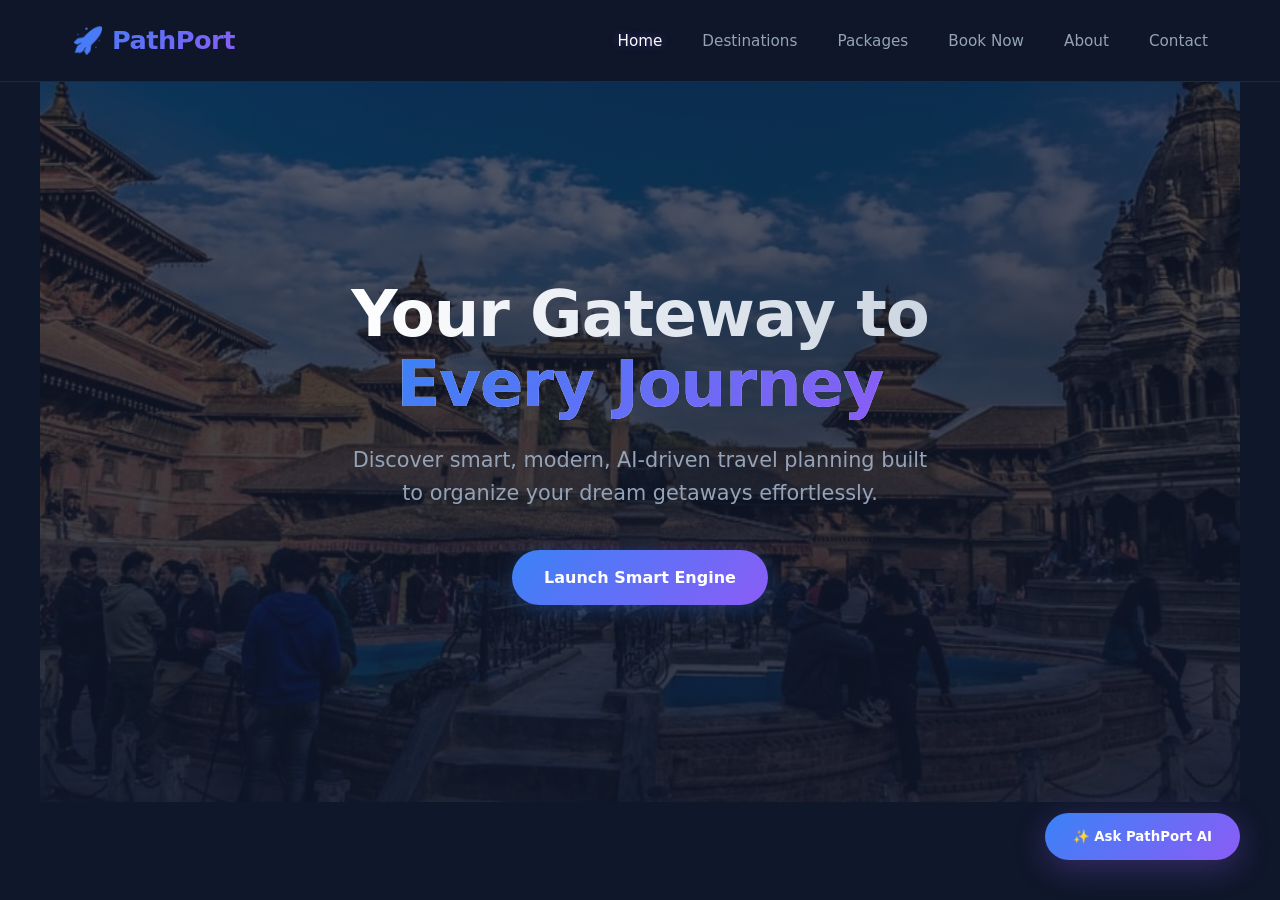
<file: index.html>
<!DOCTYPE html>
<html lang="en">
<head>
    <meta charset="UTF-8">
    <meta name="viewport" content="width=device-width, initial-scale=1.0">
    <title>PathPort - Your Gateway to Every Journey</title>
    <link rel="stylesheet" href="style.css">
</head>
<body>
    <header>
        <nav class="navbar">
            <div class="logo">🚀 PathPort</div>
            <ul class="nav-links">
                <li><a href="index.html" class="active">Home</a></li>
                <li><a href="destinations.html">Destinations</a></li>
                <li><a href="packages.html">Packages</a></li>
                <li><a href="booking.html">Book Now</a></li>
                <li><a href="about.html">About</a></li>
                <li><a href="contact.html">Contact</a></li>
            </ul>
        </nav>
    </header>

    <section class="hero">
        <div class="hero-content">
            <h1>Your Gateway to<br><span class="glow-text">Every Journey</span></h1>
            <p>Discover smart, modern, AI-driven travel planning built to organize your dream getaways effortlessly.</p>
            <a href="booking.html" class="btn">Launch Smart Engine</a>
        </div>
    </section>

    <script src="script.js"></script>
</body>
</html>
</file>
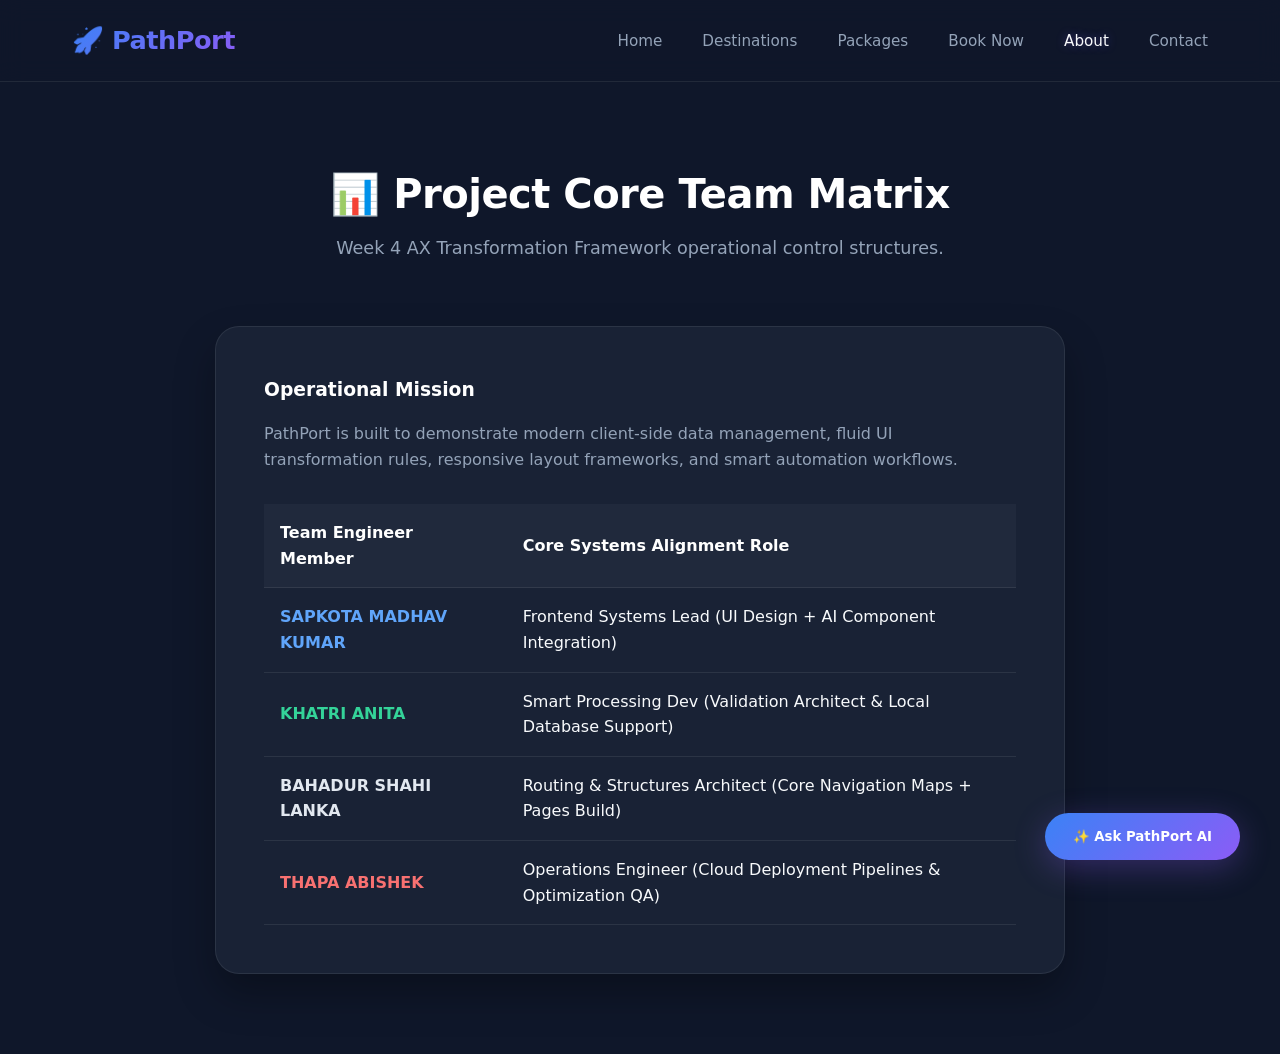
<file: about.html>
<!DOCTYPE html>
<html lang="en">
<head>
    <meta charset="UTF-8">
    <meta name="viewport" content="width=device-width, initial-scale=1.0">
    <title>About Fleet - PathPort</title>
    <link rel="stylesheet" href="style.css">
</head>
<body>
    <header>
        <nav class="navbar">
            <div class="logo">🚀 PathPort</div>
            <ul class="nav-links">
                <li><a href="index.html">Home</a></li>
                <li><a href="destinations.html">Destinations</a></li>
                <li><a href="packages.html">Packages</a></li>
                <li><a href="booking.html">Book Now</a></li>
                <li><a href="about.html" class="active">About</a></li>
                <li><a href="contact.html">Contact</a></li>
            </ul>
        </nav>
    </header>

    <main class="page-content">
        <h2>📊 Project Core Team Matrix</h2>
        <p class="section-subtitle">Week 4 AX Transformation Framework operational control structures.</p>

        <div class="booking-container" style="max-width:850px;">
            <h3 style="margin-bottom: 1rem; color: #fff;">Operational Mission</h3>
            <p style="color: var(--text-muted); margin-bottom: 2rem;">PathPort is built to demonstrate modern client-side data management, fluid UI transformation rules, responsive layout frameworks, and smart automation workflows.</p>
            
            <table class="premium-table">
                <thead>
                    <tr>
                        <th>Team Engineer Member</th>
                        <th>Core Systems Alignment Role</th>
                    </tr>
                </thead>
                <tbody>
                    <tr>
                        <td style="font-weight:700; color:#60a5fa;">SAPKOTA MADHAV KUMAR</td>
                        <td>Frontend Systems Lead (UI Design + AI Component Integration)</td>
                    </tr>
                    <tr>
                        <td style="font-weight:700; color:#34d399;">KHATRI ANITA</td>
                        <td>Smart Processing Dev (Validation Architect & Local Database Support)</td>
                    </tr>
                    <tr>
                        <td style="font-weight:700; color:#e2e8f0;">BAHADUR SHAHI LANKA</td>
                        <td>Routing & Structures Architect (Core Navigation Maps + Pages Build)</td>
                    </tr>
                    <tr>
                        <td style="font-weight:700; color:#f87171;">THAPA ABISHEK</td>
                        <td>Operations Engineer (Cloud Deployment Pipelines & Optimization QA)</td>
                    </tr>
                </tbody>
            </table>
        </div>
    </main>

    <script src="script.js"></script>
</body>
</html>
</file>
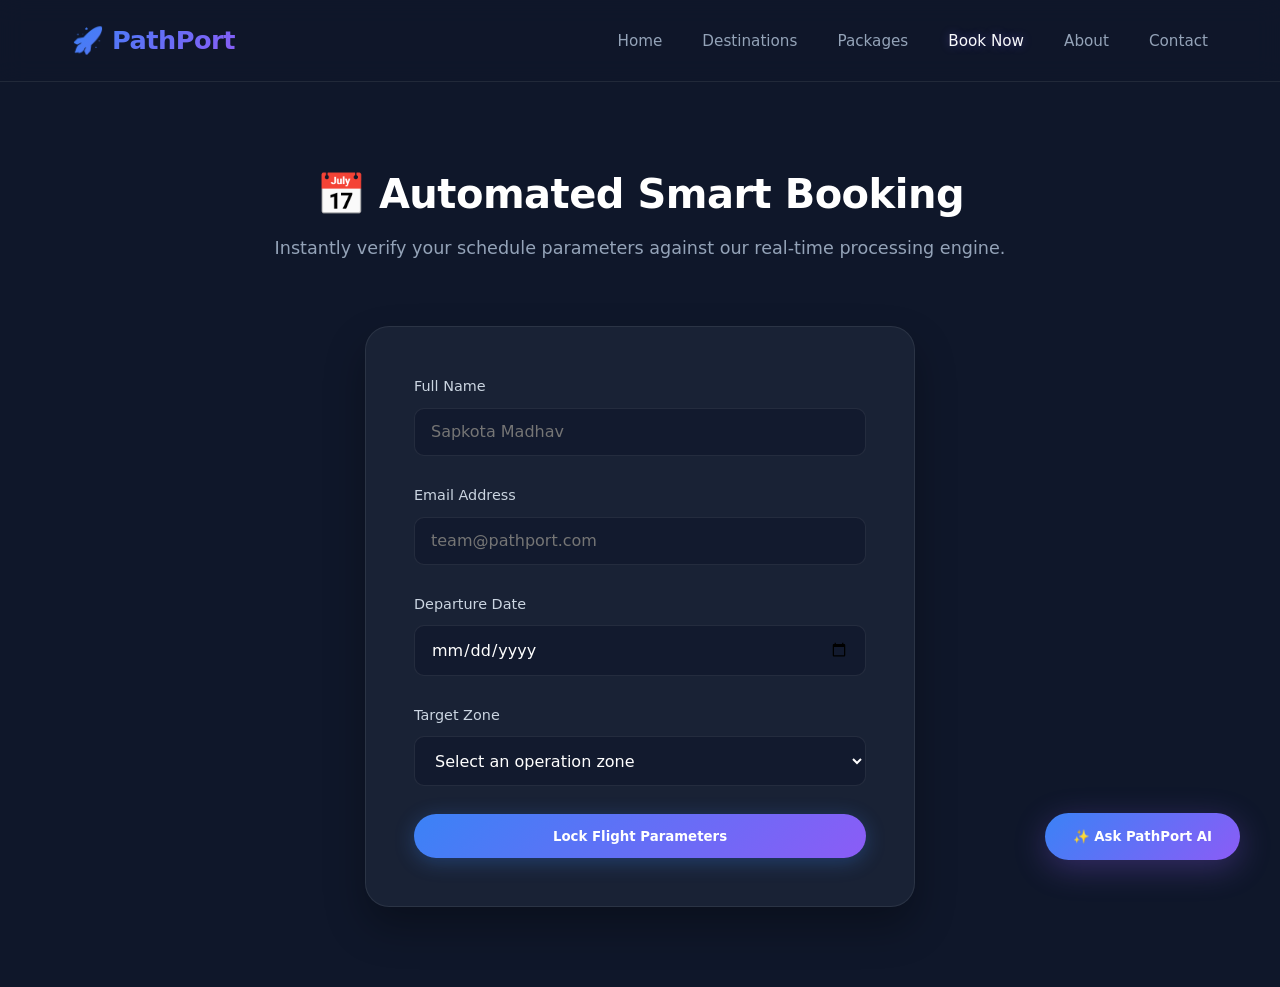
<file: booking.html>
<!DOCTYPE html>
<html lang="en">
<head>
    <meta charset="UTF-8">
    <meta name="viewport" content="width=device-width, initial-scale=1.0">
    <title>Secure Booking - PathPort</title>
    <link rel="stylesheet" href="style.css">
</head>
<body>
    <header>
        <nav class="navbar">
            <div class="logo">🚀 PathPort</div>
            <ul class="nav-links">
                <li><a href="index.html">Home</a></li>
                <li><a href="destinations.html">Destinations</a></li>
                <li><a href="packages.html">Packages</a></li>
                <li><a href="booking.html" class="active">Book Now</a></li>
                <li><a href="about.html">About</a></li>
                <li><a href="contact.html">Contact</a></li>
            </ul>
        </nav>
    </header>

    <main class="page-content">
        <h2>📅 Automated Smart Booking</h2>
        <p class="section-subtitle">Instantly verify your schedule parameters against our real-time processing engine.</p>

        <div class="booking-container">
            <form id="bookingForm">
                <div class="form-group">
                    <label for="fullName">Full Name</label>
                    <input type="text" id="fullName" required placeholder="Sapkota Madhav">
                </div>
                <div class="form-group">
                    <label for="email">Email Address</label>
                    <input type="email" id="email" required placeholder="team@pathport.com">
                </div>
                <div class="form-group">
                    <label for="travelDate">Departure Date</label>
                    <input type="date" id="travelDate" required>
                </div>
                <div class="form-group">
                    <label for="destination">Target Zone</label>
                    <select id="destination" required>
                        <option value="">Select an operation zone</option>
                        <option value="Seoul">Seoul, South Korea</option>
                        <option value="Kathmandu">Kathmandu, Nepal</option>
                        <option value="Kyoto">Kyoto, Japan</option>
                    </select>
                </div>
                <button type="submit" class="btn btn-block">Lock Flight Parameters</button>
            </form>
            <div id="bookingMessage" class="message hidden"></div>
        </div>
    </main>

    <script src="script.js"></script>
</body>
</html>
</file>
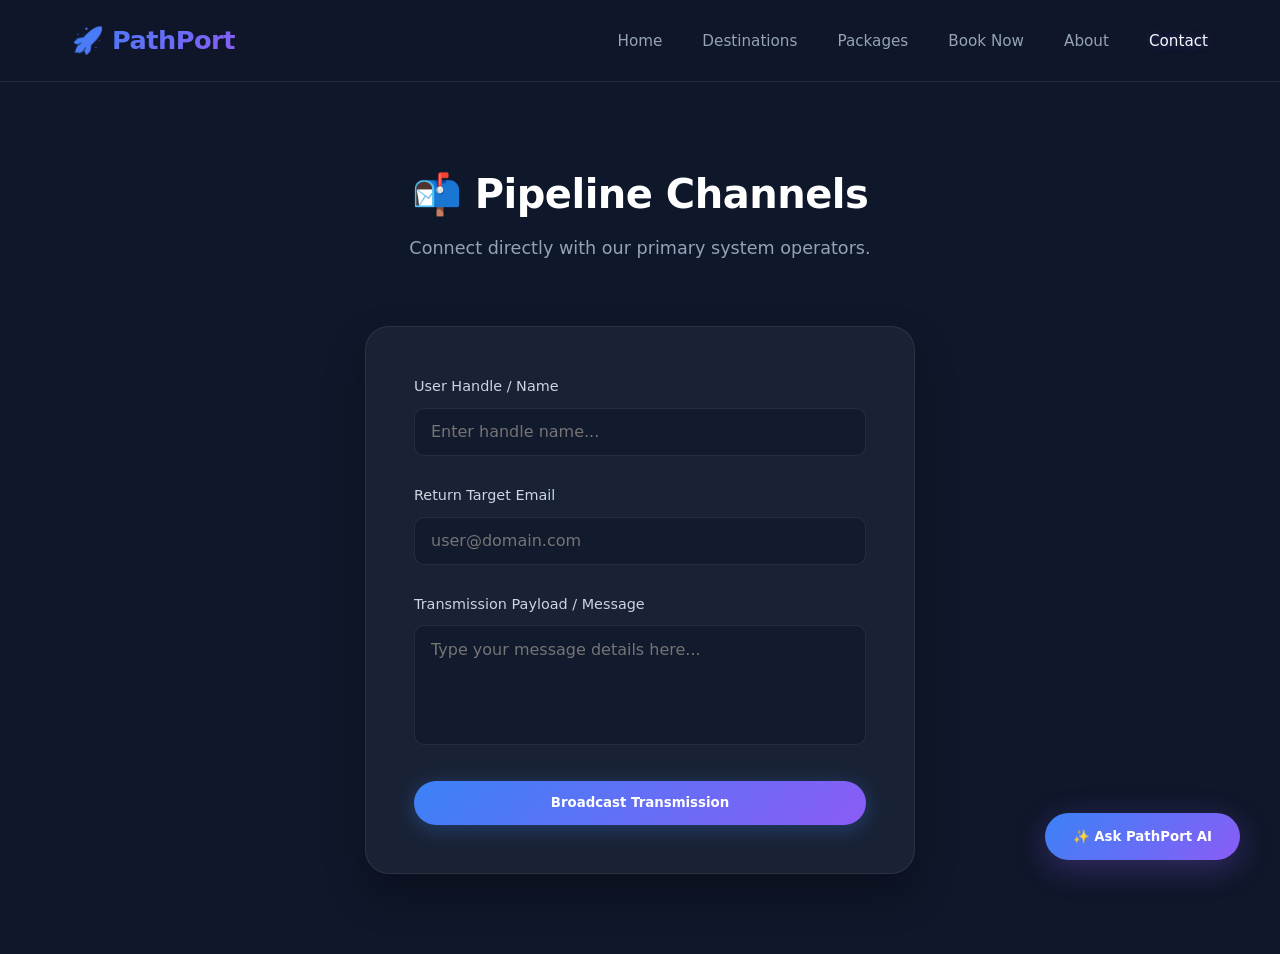
<file: contact.html>
<!DOCTYPE html>
<html lang="en">
<head>
    <meta charset="UTF-8">
    <meta name="viewport" content="width=device-width, initial-scale=1.0">
    <title>Inquiries - PathPort</title>
    <link rel="stylesheet" href="style.css">
</head>
<body>
    <header>
        <nav class="navbar">
            <div class="logo">🚀 PathPort</div>
            <ul class="nav-links">
                <li><a href="index.html">Home</a></li>
                <li><a href="destinations.html">Destinations</a></li>
                <li><a href="packages.html">Packages</a></li>
                <li><a href="booking.html">Book Now</a></li>
                <li><a href="about.html">About</a></li>
                <li><a href="contact.html" class="active">Contact</a></li>
            </ul>
        </nav>
    </header>

    <main class="page-content">
        <h2>📬 Pipeline Channels</h2>
        <p class="section-subtitle">Connect directly with our primary system operators.</p>

        <div class="booking-container">
            <form onsubmit="alert('Message transmission logged successfully!'); this.reset(); return false;">
                <div class="form-group">
                    <label>User Handle / Name</label>
                    <input type="text" required placeholder="Enter handle name...">
                </div>
                <div class="form-group">
                    <label>Return Target Email</label>
                    <input type="email" required placeholder="user@domain.com">
                </div>
                <div class="form-group">
                    <label>Transmission Payload / Message</label>
                    <textarea required placeholder="Type your message details here..." style="min-height: 120px; resize: none;"></textarea>
                </div>
                <button type="submit" class="btn btn-block">Broadcast Transmission</button>
            </form>
        </div>
    </main>

    <script src="script.js"></script>
</body>
</html>
</file>
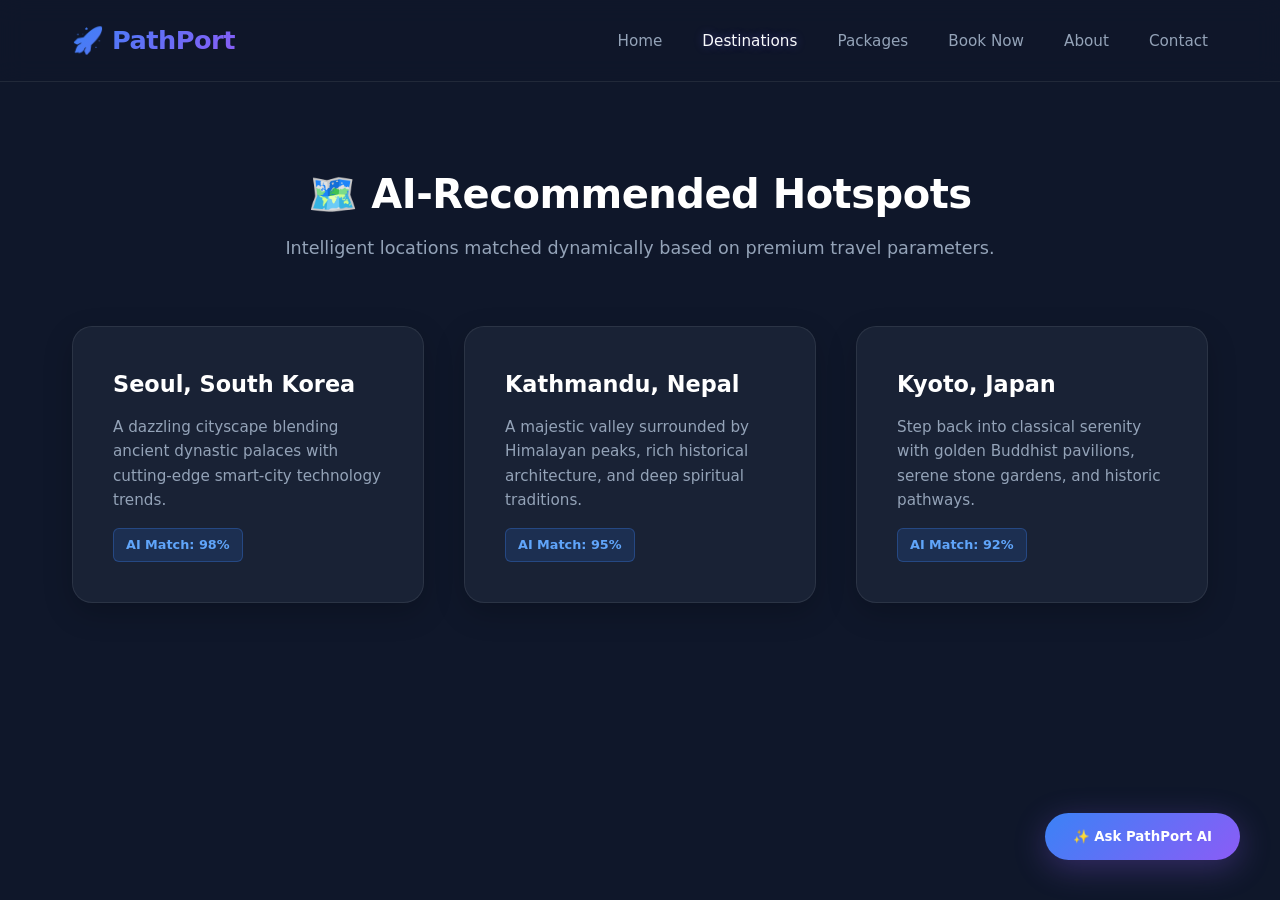
<file: destinations.html>
<!DOCTYPE html>
<html lang="en">
<head>
    <meta charset="UTF-8">
    <meta name="viewport" content="width=device-width, initial-scale=1.0">
    <title>Destinations - PathPort</title>
    <link rel="stylesheet" href="style.css">
</head>
<body>
    <header>
        <nav class="navbar">
            <div class="logo">🚀 PathPort</div>
            <ul class="nav-links">
                <li><a href="index.html">Home</a></li>
                <li><a href="destinations.html" class="active">Destinations</a></li>
                <li><a href="packages.html">Packages</a></li>
                <li><a href="booking.html">Book Now</a></li>
                <li><a href="about.html">About</a></li>
                <li><a href="contact.html">Contact</a></li>
            </ul>
        </nav>
    </header>

    <main class="page-content">
        <h2>🗺️ AI-Recommended Hotspots</h2>
        <p class="section-subtitle">Intelligent locations matched dynamically based on premium travel parameters.</p>
        
        <div class="destinations-grid">
            <div class="card">
                <h3>Seoul, South Korea</h3>
                <p>A dazzling cityscape blending ancient dynastic palaces with cutting-edge smart-city technology trends.</p>
                <span class="tag">AI Match: 98%</span>
            </div>
            <div class="card">
                <h3>Kathmandu, Nepal</h3>
                <p>A majestic valley surrounded by Himalayan peaks, rich historical architecture, and deep spiritual traditions.</p>
                <span class="tag">AI Match: 95%</span>
            </div>
            <div class="card">
                <h3>Kyoto, Japan</h3>
                <p>Step back into classical serenity with golden Buddhist pavilions, serene stone gardens, and historic pathways.</p>
                <span class="tag">AI Match: 92%</span>
            </div>
        </div>
    </main>

    <script src="script.js"></script>
</body>
</html>
</file>
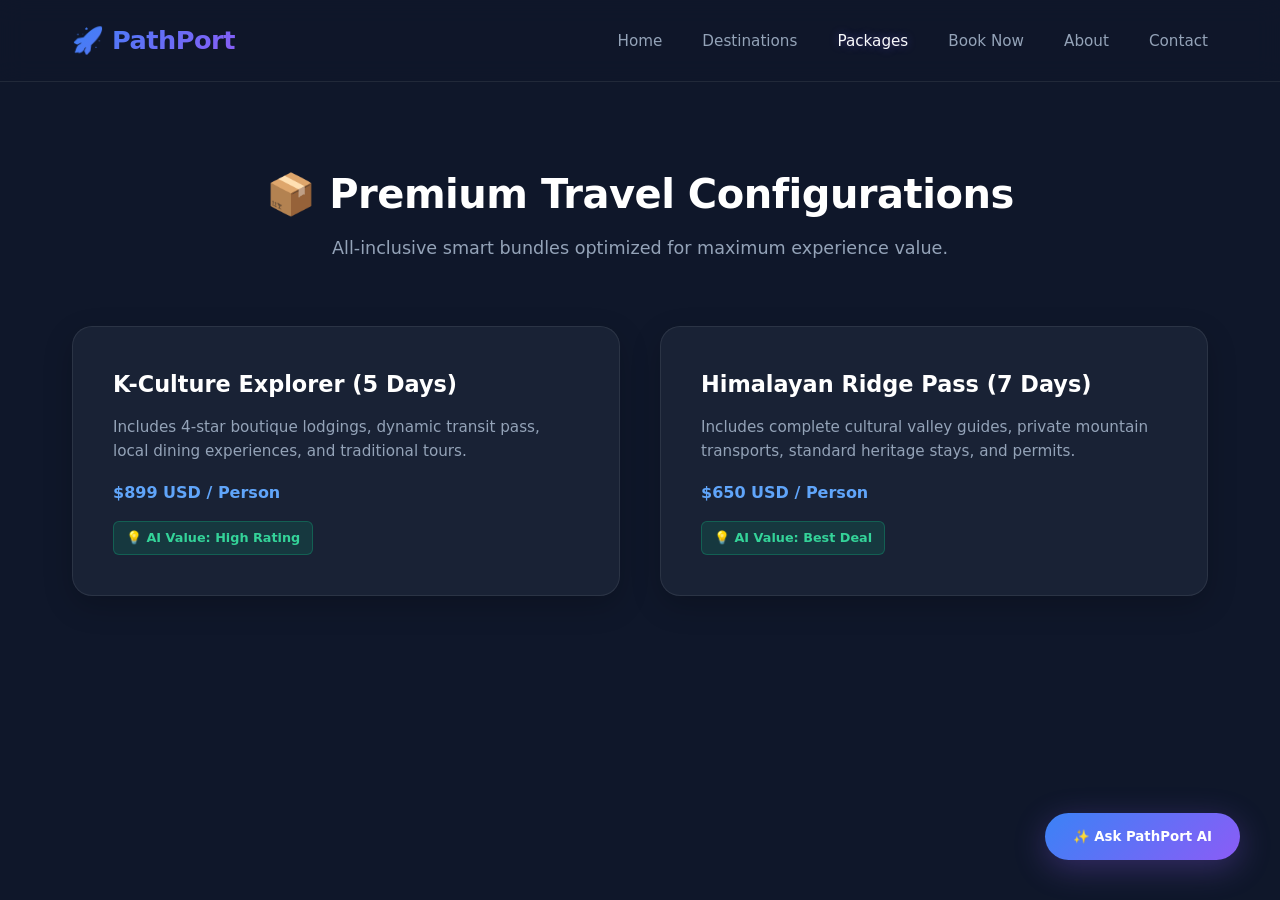
<file: packages.html>
<!DOCTYPE html>
<html lang="en">
<head>
    <meta charset="UTF-8">
    <meta name="viewport" content="width=device-width, initial-scale=1.0">
    <title>Packages - PathPort</title>
    <link rel="stylesheet" href="style.css">
</head>
<body>
    <header>
        <nav class="navbar">
            <div class="logo">🚀 PathPort</div>
            <ul class="nav-links">
                <li><a href="index.html">Home</a></li>
                <li><a href="destinations.html">Destinations</a></li>
                <li><a href="packages.html" class="active">Packages</a></li>
                <li><a href="booking.html">Book Now</a></li>
                <li><a href="about.html">About</a></li>
                <li><a href="contact.html">Contact</a></li>
            </ul>
        </nav>
    </header>

    <main class="page-content">
        <h2>📦 Premium Travel Configurations</h2>
        <p class="section-subtitle">All-inclusive smart bundles optimized for maximum experience value.</p>

        <div class="destinations-grid">
            <div class="card">
                <h3>K-Culture Explorer (5 Days)</h3>
                <p>Includes 4-star boutique lodgings, dynamic transit pass, local dining experiences, and traditional tours.</p>
                <h4 style="color:#60a5fa; margin-bottom:1rem;">$899 USD / Person</h4>
                <span class="tag accent-tag">💡 AI Value: High Rating</span>
            </div>
            <div class="card">
                <h3>Himalayan Ridge Pass (7 Days)</h3>
                <p>Includes complete cultural valley guides, private mountain transports, standard heritage stays, and permits.</p>
                <h4 style="color:#60a5fa; margin-bottom:1rem;">$650 USD / Person</h4>
                <span class="tag accent-tag">💡 AI Value: Best Deal</span>
            </div>
        </div>
    </main>

    <script src="script.js"></script>
</body>
</html>
</file>
<file: style.css>
/* Premium Elegant Theme Palette */
:root {
    --bg-dark: #0f172a;
    --card-dark: rgba(30, 41, 59, 0.7);
    --primary-glow: linear-gradient(135deg, #3b82f6 0%, #8b5cf6 100%);
    --accent-glow: linear-gradient(135deg, #10b981 0%, #059669 100%);
    --text-main: #f8fafc;
    --text-muted: #94a3b8;
    --border-glass: rgba(255, 255, 255, 0.08);
}

* {
    box-sizing: border-box;
    margin: 0;
    padding: 0;
    font-family: 'Inter', system-ui, -apple-system, sans-serif;
    scroll-behavior: smooth;
}

body {
    background-color: var(--bg-dark);
    color: var(--text-main);
    line-height: 1.6;
    overflow-x: hidden;
}

/* Glassmorphism Navigation Bar */
header {
    background: rgba(15, 23, 42, 0.8);
    backdrop-filter: blur(12px);
    -webkit-backdrop-filter: blur(12px);
    border-bottom: 1px solid var(--border-glass);
    position: sticky;
    top: 0;
    z-index: 100;
}

.navbar {
    display: flex;
    justify-content: space-between;
    align-items: center;
    max-width: 1200px;
    margin: 0 auto;
    padding: 1.25rem 2rem;
}

.logo {
    font-size: 1.6rem;
    font-weight: 800;
    background: var(--primary-glow);
    -webkit-background-clip: text;
    background-clip: text;
    -webkit-text-fill-color: transparent;
    letter-spacing: -0.5px;
}

.nav-links {
    display: flex;
    list-style: none;
    gap: 2.5rem;
}

.nav-links a {
    text-decoration: none;
    color: var(--text-muted);
    font-weight: 500;
    font-size: 0.95rem;
    transition: all 0.3s ease;
    padding: 0.5rem 0;
}

.nav-links a:hover, .nav-links a.active {
    color: var(--text-main);
    text-shadow: 0 0 10px rgba(139, 92, 246, 0.4);
}

/* High-Impact Hero Layout - Upgraded with Background Image */
.hero {
    position: relative;
    background: linear-gradient(rgba(15, 23, 42, 0.7), rgba(15, 23, 42, 0.85)), 
                url('images.jpg') no-repeat center center/cover;
    height: 80vh;
    display: flex;
    justify-content: center;
    align-items: center;
    text-align: center;
    padding: 0 2rem;
}
.hero-content h1 {
    font-size: 4rem;
    font-weight: 800;
    letter-spacing: -1px;
    line-height: 1.1;
    margin-bottom: 1.5rem;
    background: linear-gradient(to right, #ffffff, #cbd5e1);
    -webkit-background-clip: text;
    background-clip: text;
    -webkit-text-fill-color: transparent;
}

.hero-content p {
    font-size: 1.3rem;
    color: var(--text-muted);
    max-width: 600px;
    margin: 0 auto 2.5rem auto;
}

/* Premium Buttons */
.btn {
    display: inline-block;
    background: var(--primary-glow);
    color: white;
    padding: 0.9rem 2rem;
    text-decoration: none;
    border-radius: 50px;
    font-weight: 600;
    border: none;
    cursor: pointer;
    box-shadow: 0 4px 20px rgba(59, 130, 246, 0.3);
    transition: transform 0.2s, box-shadow 0.2s;
}

.btn:hover {
    transform: translateY(-2px);
    box-shadow: 0 6px 24px rgba(139, 92, 246, 0.5);
}

.btn-block {
    width: 100%;
}

/* Page Layout Wrappers */
.page-content, section {
    padding: 5rem 2rem;
    max-width: 1200px;
    margin: 0 auto;
}

h2 {
    text-align: center;
    font-size: 2.5rem;
    font-weight: 800;
    letter-spacing: -0.5px;
    margin-bottom: 0.5rem;
    color: white;
}

.section-subtitle {
    text-align: center;
    color: var(--text-muted);
    margin-bottom: 4rem;
    font-size: 1.1rem;
}

/* Glassmorphism Cards */
.destinations-grid {
    display: grid;
    grid-template-columns: repeat(auto-fit, minmax(320px, 1fr));
    gap: 2.5rem;
}

.card {
    background: var(--card-dark);
    backdrop-filter: blur(8px);
    -webkit-backdrop-filter: blur(8px);
    padding: 2.5rem;
    border-radius: 20px;
    border: 1px solid var(--border-glass);
    box-shadow: 0 10px 30px rgba(0, 0, 0, 0.2);
    transition: transform 0.3s, border-color 0.3s;
}

.card:hover {
    transform: translateY(-5px);
    border-color: rgba(139, 92, 246, 0.4);
}

.card h3 {
    font-size: 1.4rem;
    margin-bottom: 0.75rem;
    font-weight: 700;
    color: white;
}

.card p {
    color: var(--text-muted);
    font-size: 0.95rem;
    margin-bottom: 1rem;
}

/* Neon Dynamic Badges */
.tag {
    display: inline-block;
    background: rgba(59, 130, 246, 0.15);
    color: #60a5fa;
    padding: 0.35rem 0.75rem;
    border-radius: 6px;
    font-size: 0.8rem;
    font-weight: 700;
    border: 1px solid rgba(59, 130, 246, 0.3);
}

.accent-tag {
    background: rgba(16, 185, 129, 0.15) !important;
    color: #34d399 !important;
    border: 1px solid rgba(16, 185, 129, 0.3) !important;
}

/* Clean Modernized Forms */
.booking-container {
    background: var(--card-dark);
    backdrop-filter: blur(8px);
    -webkit-backdrop-filter: blur(8px);
    max-width: 550px;
    margin: 0 auto;
    padding: 3rem;
    border-radius: 24px;
    border: 1px solid var(--border-glass);
    box-shadow: 0 20px 40px rgba(0,0,0,0.3);
}

.form-group {
    margin-bottom: 1.75rem;
}

.form-group label {
    display: block;
    margin-bottom: 0.6rem;
    font-weight: 500;
    font-size: 0.9rem;
    color: #cbd5e1;
}

.form-group input, .form-group select, .form-group textarea {
    width: 100%;
    padding: 0.85rem 1rem;
    background: rgba(15, 23, 42, 0.6);
    border: 1px solid var(--border-glass);
    border-radius: 10px;
    font-size: 1rem;
    color: white;
    transition: border-color 0.2s;
}

.form-group input:focus, .form-group select:focus, .form-group textarea:focus {
    outline: none;
    border-color: #3b82f6;
}

/* System Alerts */
.message {
    margin-top: 1.5rem;
    padding: 1rem 1.25rem;
    border-radius: 10px;
    font-weight: 500;
    font-size: 0.95rem;
}

.message.success {
    background: rgba(16, 185, 129, 0.15);
    color: #34d399;
    border: 1px solid rgba(16, 185, 129, 0.3);
}

.message.error {
    background: rgba(239, 68, 68, 0.15);
    color: #f87171;
    border: 1px solid rgba(239, 68, 68, 0.3);
}

/* Floating AI Chat Engine Layout */
.chatbot-wrapper {
    position: fixed;
    bottom: 2.5rem;
    right: 2.5rem;
    z-index: 1000;
}

.chatbot-btn {
    background: var(--primary-glow);
    color: white;
    border: none;
    padding: 1rem 1.75rem;
    border-radius: 50px;
    font-weight: 600;
    cursor: pointer;
    box-shadow: 0 8px 32px rgba(139, 92, 246, 0.3);
    transition: transform 0.2s;
}

.chatbot-btn:hover {
    transform: scale(1.05);
}

/* Glow Text Styling Rule */
.glow-text {
    background: var(--primary-glow);
    -webkit-background-clip: text;
    background-clip: text;
    -webkit-text-fill-color: transparent;
    display: inline-block;
}

/* Table Style for About Page */
.premium-table {
    width: 100%;
    border-collapse: collapse;
    margin-top: 1.5rem;
}

.premium-table th, .premium-table td {
    padding: 1rem;
    text-align: left;
    border-bottom: 1px solid var(--border-glass);
}

.premium-table th {
    background: rgba(255,255,255,0.03);
    color: white;
}

.hidden { 
    display: none !important; 
}

/* Responsive Structural Media Queries */
@media (max-width: 768px) {
    .nav-links { 
        display: none; 
    }
    .hero-content h1 { 
        font-size: 2.5rem; 
    }
}
</file>
